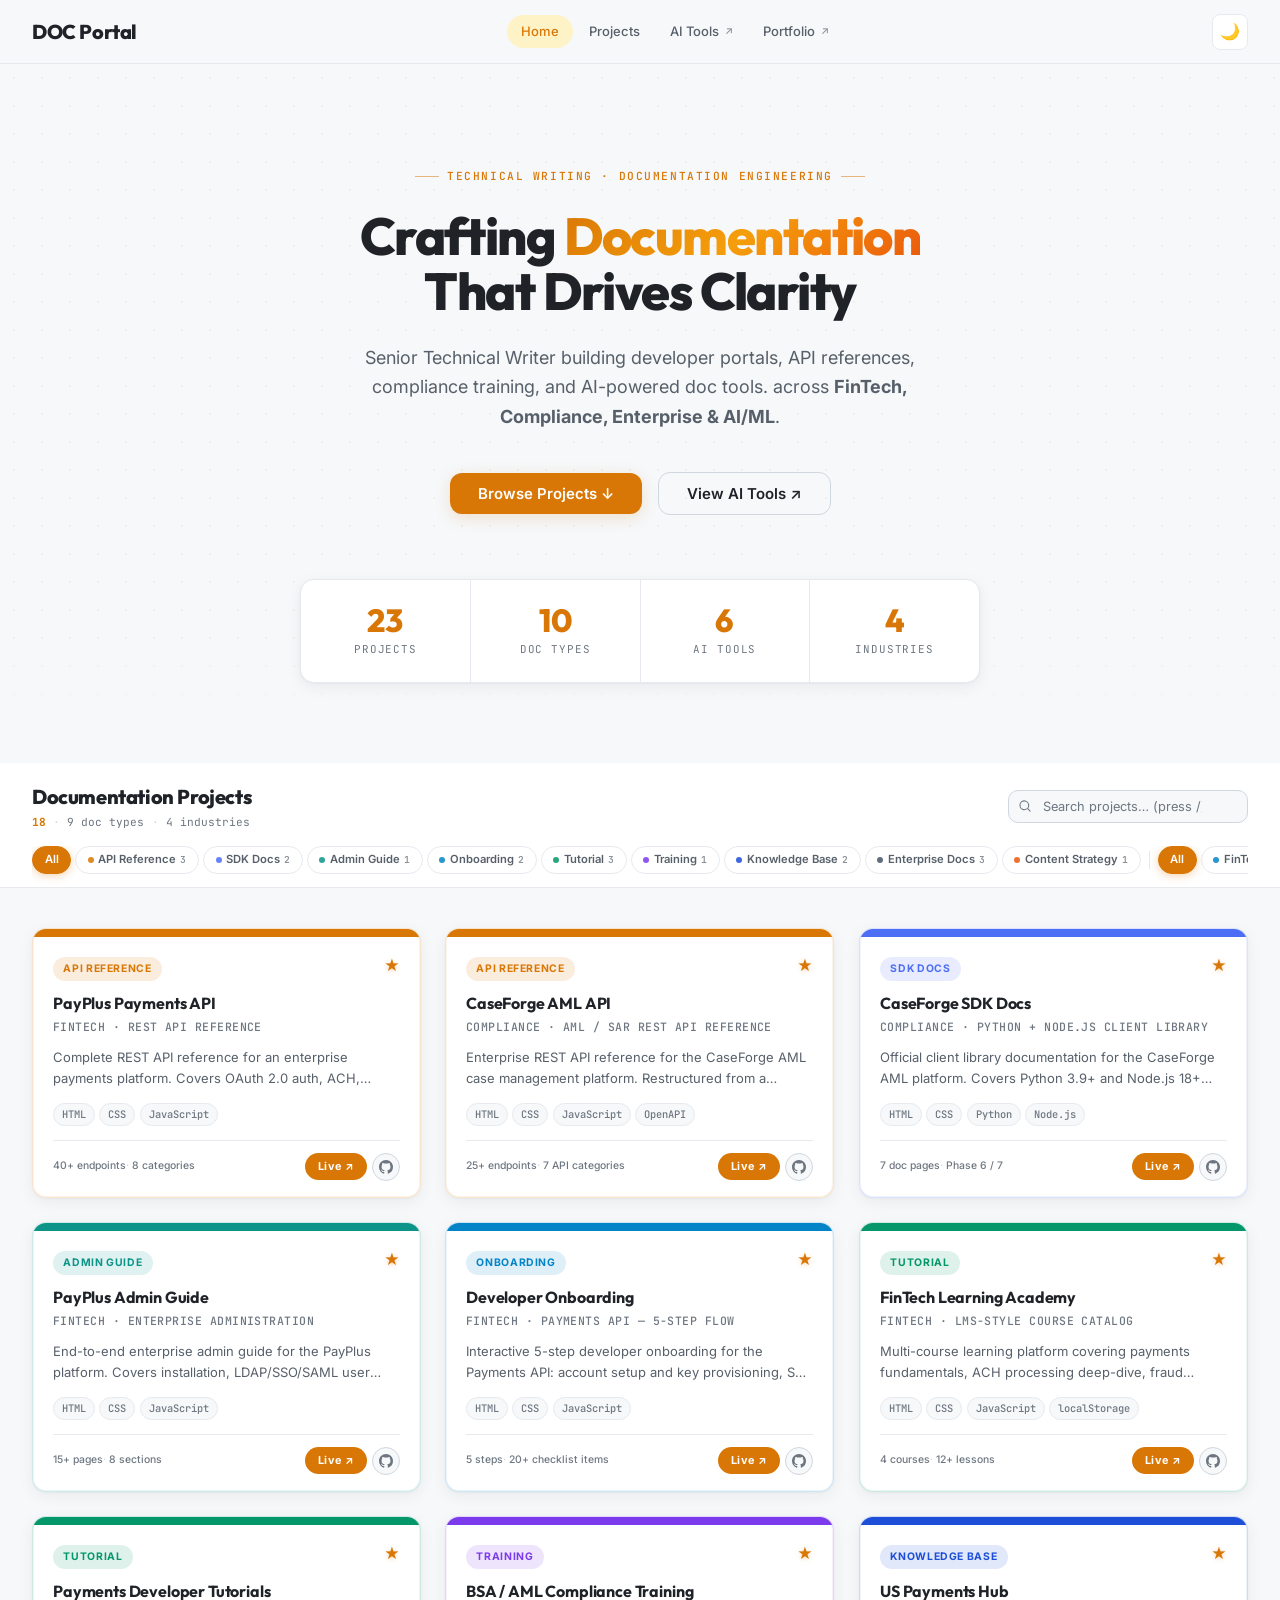
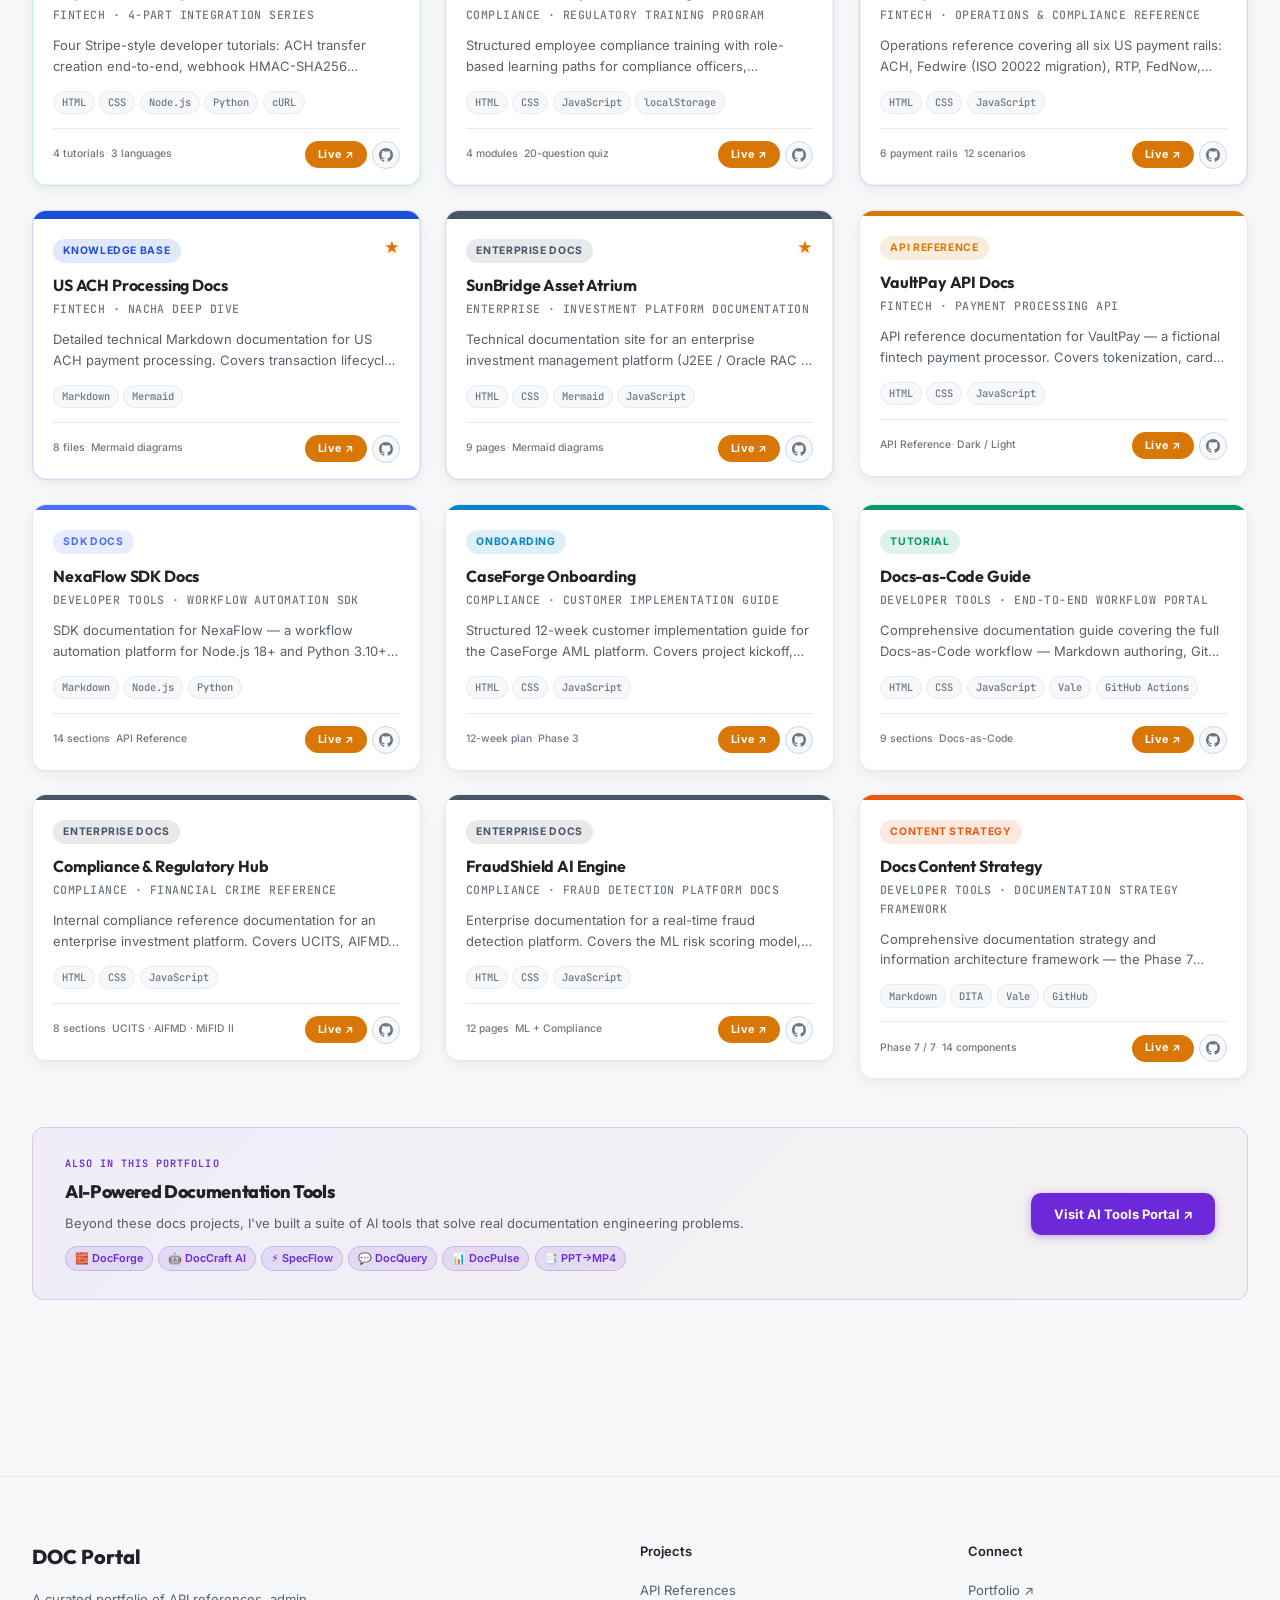
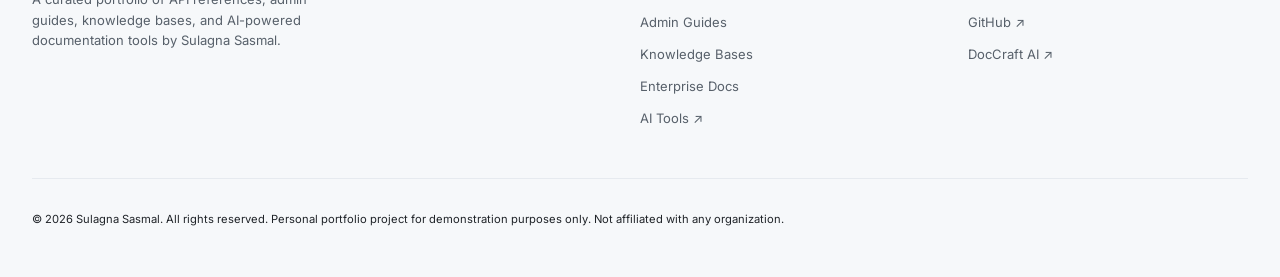
<file: index.html>
<!DOCTYPE html>
<html lang="en" data-theme="light">
<head>
  <meta charset="UTF-8" />
  <meta name="viewport" content="width=device-width, initial-scale=1.0" />
  <title>DOC Portal: Technical Documentation Portfolio by Sulagna Sasmal</title>
  <meta name="description" content="A curated portfolio of API references, admin guides, knowledge bases, and AI-powered documentation tools by Sulagna Sasmal, Technical Writer & Documentation Engineer." />

  <!-- Open Graph -->
  <meta property="og:title" content="DOC Portal: Technical Documentation Portfolio" />
  <meta property="og:description" content="API references, admin guides, knowledge bases, enterprise docs, and AI tools by Sulagna Sasmal." />
  <meta property="og:type" content="website" />

  <!-- Favicon -->
  <link rel="icon" href="data:image/svg+xml,<svg xmlns='http://www.w3.org/2000/svg' viewBox='0 0 32 32'><text y='26' font-size='28'>📚</text></svg>" />

  <!-- Styles -->
  <link rel="stylesheet" href="assets/css/tokens.css" />
  <link rel="stylesheet" href="assets/css/layout.css" />
  <link rel="stylesheet" href="assets/css/components.css" />

  <!-- Theme: apply before paint -->
  <script src="assets/js/theme.js"></script>
</head>
<body>

<!-- ══════════════════════════════════════════════════════════
     NAV
════════════════════════════════════════════════════════════ -->
<nav class="nav" role="navigation" aria-label="Main navigation">
  <div class="nav-inner">
    <a href="index.html" class="nav-brand">DOC Portal</a>
    <div class="nav-links">
      <a href="#"  class="nav-link active">Home</a>
      <a href="#projects" class="nav-link">Projects</a>
      <a href="https://sulagnasasmal.github.io/ai-doc-tools/" class="nav-link nav-link-external" target="_blank" rel="noopener">AI Tools</a>
      <a href="https://sulagnasasmal.com/" class="nav-link nav-link-external" target="_blank" rel="noopener">Portfolio</a>
    </div>
    <div class="nav-actions">
      <button class="theme-toggle" id="theme-toggle" aria-label="Toggle theme">🌙</button>
    </div>
  </div>
</nav>

<!-- ══════════════════════════════════════════════════════════
     HERO — Full-width, centered, with dot-grid pattern
════════════════════════════════════════════════════════════ -->
<section class="hero">
  <div class="container" style="text-align:center;">

    <p class="hero-eyebrow">Technical Writing · Documentation Engineering</p>

    <h1 class="hero-title">
      Crafting <span class="gradient-word">Documentation</span><br/>
      That Drives Clarity
    </h1>

    <p class="hero-sub">
      Senior Technical Writer building developer portals, API references, compliance training, and AI-powered doc tools.
      across <strong>FinTech, Compliance, Enterprise &amp; AI/ML</strong>.
    </p>

    <div class="hero-ctas">
      <a href="#projects" class="btn btn-primary" style="font-size:var(--text-base); padding:13px 28px;">
        Browse Projects ↓
      </a>
      <a href="https://sulagnasasmal.github.io/ai-doc-tools/" class="btn btn-outline" style="font-size:var(--text-base); padding:13px 28px;" target="_blank" rel="noopener">
        View AI Tools ↗
      </a>
    </div>

    <!-- Stats row -->
    <div class="hero-stats">
      <div class="hero-stat-item">
        <div class="hero-stat-num">23</div>
        <div class="hero-stat-label">Projects</div>
      </div>
      <div class="hero-stat-item">
        <div class="hero-stat-num">10</div>
        <div class="hero-stat-label">Doc Types</div>
      </div>
      <div class="hero-stat-item">
        <div class="hero-stat-num">6</div>
        <div class="hero-stat-label">AI Tools</div>
      </div>
      <div class="hero-stat-item">
        <div class="hero-stat-num">4</div>
        <div class="hero-stat-label">Industries</div>
      </div>
    </div>

  </div>
</section>

<!-- ══════════════════════════════════════════════════════════
     PROJECTS — full filterable grid (merged from projects.html)
════════════════════════════════════════════════════════════ -->
<div class="projects-topbar" id="projects">
  <div class="container">
    <div class="topbar-row">
      <div class="topbar-meta">
        <span class="topbar-title">Documentation Projects</span>
        <div class="topbar-stats">
          <span id="count-stat" class="topbar-count">—</span>
          <span class="topbar-sep">·</span>
          <span class="topbar-dim">9 doc types</span>
          <span class="topbar-sep">·</span>
          <span class="topbar-dim">4 industries</span>
        </div>
      </div>
      <div class="topbar-search-wrap">
        <svg class="topbar-search-icon" viewBox="0 0 20 20" fill="currentColor" aria-hidden="true">
          <path fill-rule="evenodd" d="M9 3.5a5.5 5.5 0 100 11 5.5 5.5 0 000-11zM2 9a7 7 0 1112.452 4.391l3.328 3.329a.75.75 0 11-1.06 1.06l-3.329-3.328A7 7 0 012 9z" clip-rule="evenodd"/>
        </svg>
        <input
          type="search"
          class="topbar-search-input"
          id="q"
          placeholder="Search projects… (press /)"
          autocomplete="off"
          aria-label="Search projects"
        />
        <button class="topbar-search-clear hidden" id="q-clear" aria-label="Clear search">×</button>
      </div>
    </div>
    <div class="filter-pills-row">
      <div id="type-pills" class="filter-pills" role="group" aria-label="Filter by type"></div>
      <div class="filter-pills-divider"></div>
      <div id="industry-pills" class="filter-pills" role="group" aria-label="Filter by industry"></div>
      <button class="pill-clear hidden" id="clear-btn" aria-label="Clear all filters">✕ Clear</button>
    </div>
  </div>
</div>

<div class="container projects-main">
  <div id="grid" role="list" aria-label="Documentation projects"></div>

  <div id="empty" hidden>
    <div class="empty-icon">🔍</div>
    <p class="empty-title">No projects found</p>
    <p class="empty-sub">Try a different keyword or remove the active filter.</p>
    <button class="empty-reset" onclick="resetAll()">Show all projects</button>
  </div>

  <!-- AI TOOLS REFERENCE BOX -->
  <div class="ai-tools-ref-box" id="ai-tools-ref">
    <div class="ai-tools-ref-inner">
      <div class="ai-tools-ref-left">
        <span class="ai-tools-ref-eyebrow">Also in this portfolio</span>
        <h3 class="ai-tools-ref-title">AI-Powered Documentation Tools</h3>
        <p class="ai-tools-ref-desc">Beyond these docs projects, I've built a suite of AI tools that solve real documentation engineering problems.</p>
        <div class="ai-tools-ref-chips">
          <span class="ai-tools-ref-chip">🧱 DocForge</span>
          <span class="ai-tools-ref-chip">🤖 DocCraft AI</span>
          <span class="ai-tools-ref-chip">⚡ SpecFlow</span>
          <span class="ai-tools-ref-chip">💬 DocQuery</span>
          <span class="ai-tools-ref-chip">📊 DocPulse</span>
          <span class="ai-tools-ref-chip">📑 PPT→MP4</span>
        </div>
      </div>
      <a href="https://sulagnasasmal.github.io/ai-doc-tools/" class="ai-tools-ref-cta" target="_blank" rel="noopener">
        Visit AI Tools Portal ↗
      </a>
    </div>
  </div>
</div>

<!-- ══════════════════════════════════════════════════════════
     FOOTER
════════════════════════════════════════════════════════════ -->
<footer class="footer">
  <div class="container">
    <div class="footer-inner">
      <div class="footer-brand">
        <div class="footer-logo">DOC Portal</div>
        <p class="footer-tagline">A curated portfolio of API references, admin guides, knowledge bases, and AI-powered documentation tools by Sulagna Sasmal.</p>
      </div>
      <div>
        <p class="footer-col-title">Projects</p>
        <ul class="footer-links">
          <li><a href="#projects" class="footer-link" data-filter-type="api">API References</a></li>
          <li><a href="#projects" class="footer-link" data-filter-type="admin">Admin Guides</a></li>
          <li><a href="#projects" class="footer-link" data-filter-type="kb">Knowledge Bases</a></li>
          <li><a href="#projects" class="footer-link" data-filter-type="enterprise">Enterprise Docs</a></li>
          <li><a href="https://sulagnasasmal.github.io/ai-doc-tools/" class="footer-link" target="_blank" rel="noopener">AI Tools ↗</a></li>
        </ul>
      </div>
      <div>
        <p class="footer-col-title">Connect</p>
        <ul class="footer-links">
          <li><a href="https://sulagnasasmal.com/" class="footer-link" target="_blank" rel="noopener">Portfolio ↗</a></li>
          <li><a href="https://github.com/sulagnasasmal" class="footer-link" target="_blank" rel="noopener">GitHub ↗</a></li>
          <li><a href="https://doccraft-ten.vercel.app/" class="footer-link" target="_blank" rel="noopener">DocCraft AI ↗</a></li>
        </ul>
      </div>
    </div>
    <div class="footer-bottom">
      <span>&copy; <span id="footer-yr"></span> Sulagna Sasmal. All rights reserved. Personal portfolio project for demonstration purposes only. Not affiliated with any organization.</span>
    </div>
  </div>
</footer>
<script>var e=document.getElementById("footer-yr");if(e)e.textContent=new Date().getFullYear();</script>

<!-- ══════════════════════════════════════════════════════════
     PROJECTS — inline script (search, filter, cards)
════════════════════════════════════════════════════════════ -->
<script>
(function(){

var TM = {
  'api':        { l:'API Reference',    c:'#d97706', b:'rgba(217,119,6,0.13)',  rgb:'217,119,6'   },
  'sdk':        { l:'SDK Docs',         c:'#4c6ef5', b:'rgba(76,110,245,0.13)', rgb:'76,110,245'  },
  'admin':      { l:'Admin Guide',      c:'#0d9488', b:'rgba(13,148,136,0.13)', rgb:'13,148,136'  },
  'onboarding': { l:'Onboarding',       c:'#0284c7', b:'rgba(2,132,199,0.13)',  rgb:'2,132,199'   },
  'tutorial':   { l:'Tutorial',         c:'#059669', b:'rgba(5,150,105,0.13)',  rgb:'5,150,105'   },
  'training':   { l:'Training',         c:'#7c3aed', b:'rgba(124,58,237,0.13)', rgb:'124,58,237'  },
  'kb':         { l:'Knowledge Base',   c:'#1d4ed8', b:'rgba(29,78,216,0.13)',  rgb:'29,78,216'   },
  'enterprise': { l:'Enterprise Docs',  c:'#475569', b:'rgba(71,85,105,0.13)',  rgb:'71,85,105'   },
  'automation': { l:'Automation Tool',  c:'#0891b2', b:'rgba(8,145,178,0.13)',  rgb:'8,145,178'   },
  'strategy':   { l:'Content Strategy', c:'#ea580c', b:'rgba(234,88,12,0.13)',  rgb:'234,88,12'   }
};

var IM = {
  'fintech':    { l:'FinTech',         c:'#0284c7' },
  'compliance': { l:'Compliance',      c:'#dc2626' },
  'enterprise': { l:'Enterprise',      c:'#475569' },
  'aiml':       { l:'AI / ML',         c:'#6d28d9' },
  'devtools':   { l:'Developer Tools', c:'#059669' }
};

var TYPE_ORDER = ['api','sdk','admin','onboarding','tutorial','training','kb','enterprise','automation','strategy'];
var IND_ORDER  = ['fintech','compliance','enterprise','aiml','devtools'];

var ALL = [], DOC = [], AT = 'all', AI = 'all', SQ = '';

function e(s){ return String(s||'').replace(/&/g,'&amp;').replace(/</g,'&lt;').replace(/>/g,'&gt;').replace(/"/g,'&quot;'); }

function match(p){
  if(AT !== 'all' && p.type_key !== AT) return false;
  if(AI !== 'all' && p.industry_key !== AI) return false;
  if(SQ){
    var idx = [p.title, p.subtitle, p.description, p.type, p.industry]
      .concat(p.techs || []).join(' ').toLowerCase();
    return SQ.trim().split(/\s+/).every(function(w){ return idx.indexOf(w) >= 0; });
  }
  return true;
}

function sortProjects(arr){
  return arr.slice().sort(function(a,b){
    if(a.featured && !b.featured) return -1;
    if(!a.featured && b.featured) return 1;
    return TYPE_ORDER.indexOf(a.type_key) - TYPE_ORDER.indexOf(b.type_key);
  });
}

function buildPills(containerId, order, map, pool, activeKey, onClickFn){
  var wrap = document.getElementById(containerId);
  if(!wrap) return;
  wrap.innerHTML = '';
  var cnt = {};
  pool.forEach(function(p){
    var k = (containerId === 'type-pills') ? p.type_key : p.industry_key;
    cnt[k] = (cnt[k]||0) + 1;
  });
  var allPill = document.createElement('button');
  allPill.className = 'filter-pill' + (activeKey === 'all' ? ' active' : '');
  allPill.dataset.key = 'all';
  allPill.textContent = 'All';
  allPill.addEventListener('click', function(){ onClickFn('all'); });
  wrap.appendChild(allPill);
  order.forEach(function(k){
    if(!cnt[k]) return;
    var m = map[k] || { l:k, c:'#888' };
    var pill = document.createElement('button');
    pill.className = 'filter-pill' + (activeKey === k ? ' active' : '');
    pill.dataset.key = k;
    pill.innerHTML =
      '<span class="filter-pill-dot" style="background:' + m.c + '"></span>' +
      e(m.l) +
      '<span class="filter-pill-count">' + cnt[k] + '</span>';
    pill.addEventListener('click', function(){ onClickFn(activeKey === k ? 'all' : k); });
    wrap.appendChild(pill);
  });
}

function buildTypePills(){
  var pool = (AI === 'all') ? DOC : DOC.filter(function(p){ return p.industry_key === AI; });
  buildPills('type-pills', TYPE_ORDER, TM, pool, AT, function(k){ AT = k; apply(); });
}
function buildIndustryPills(){
  var pool = (AT === 'all') ? DOC : DOC.filter(function(p){ return p.type_key === AT; });
  buildPills('industry-pills', IND_ORDER, IM, pool, AI, function(k){ AI = k; apply(); });
}
function refreshPills(){ buildTypePills(); buildIndustryPills(); }

function card(p){
  var m = TM[p.type_key] || { l:p.type, c:'#888', b:'rgba(136,136,136,0.1)', rgb:'136,136,136' };
  var isFeatured = p.featured === true;
  var techs = (p.techs||[]).slice(0,5).map(function(t){
    return '<span class="tech-chip">' + e(t) + '</span>';
  }).join('');
  var stats = [p.stats && p.stats.label1, p.stats && p.stats.label2]
    .filter(Boolean)
    .map(function(s){ return '<span class="stat-pill">' + e(s) + '</span>'; })
    .join('');
  var linkBtn = '';
  if(p.live_url){
    linkBtn += '<a href="' + e(p.live_url) + '" class="card-live" target="_blank" rel="noopener">Live ↗</a>';
  }
  if(p.github_url){
    linkBtn += '<a href="' + e(p.github_url) + '" class="card-link-github" target="_blank" rel="noopener" title="View source on GitHub"><svg width="14" height="14" viewBox="0 0 16 16" fill="currentColor"><path d="M8 0C3.58 0 0 3.58 0 8c0 3.54 2.29 6.53 5.47 7.59.4.07.55-.17.55-.38 0-.19-.01-.82-.01-1.49-2.01.37-2.53-.49-2.69-.94-.09-.23-.48-.94-.82-1.13-.28-.15-.68-.52-.01-.53.63-.01 1.08.58 1.23.82.72 1.21 1.87.87 2.33.66.07-.52.28-.87.51-1.07-1.78-.2-3.64-.89-3.64-3.95 0-.87.31-1.59.82-2.15-.08-.2-.36-1.02.08-2.12 0 0 .67-.21 2.2.82.64-.18 1.32-.27 2-.27.68 0 1.36.09 2 .27 1.53-1.04 2.2-.82 2.2-.82.44 1.1.16 1.92.08 2.12.51.56.82 1.27.82 2.15 0 3.07-1.87 3.75-3.65 3.95.29.25.54.73.54 1.48 0 1.07-.01 1.93-.01 2.2 0 .21.15.46.55.38A8.013 8.013 0 0016 8c0-4.42-3.58-8-8-8z"/></svg></a>';
  }
  var starHtml = isFeatured ? '<span class="featured-star" title="Featured project">★</span>' : '';
  var titleUrl = p.live_url || p.github_url || '';
  var titleHtml = titleUrl
    ? '<a href="' + e(titleUrl) + '" class="card-title-link" target="_blank" rel="noopener">' + e(p.title) + '</a>'
    : e(p.title);

  var el = document.createElement('article');
  el.className = 'card' + (isFeatured ? ' is-featured' : '');
  el.setAttribute('role', 'listitem');
  el.dataset.type = p.type_key;
  el.style.setProperty('--tc', m.c);
  el.style.setProperty('--tc-rgb', m.rgb || '136,136,136');

  el.innerHTML =
    '<div class="card-top-bar"></div>' +
    '<div class="card-body">' +
      '<div class="card-head">' +
        '<span class="type-badge" style="background:' + m.b + ';color:' + m.c + '">' + e(m.l) + '</span>' +
        starHtml +
      '</div>' +
      '<h3 class="card-title">' + titleHtml + '</h3>' +
      '<p class="card-sub">' + e(p.industry) + ' · ' + e(p.subtitle) + '</p>' +
      '<p class="card-desc">' + e(p.description) + '</p>' +
      '<div class="card-techs">' + techs + '</div>' +
      '<div class="card-footer">' +
        '<div class="card-stats">' + stats + '</div>' +
        '<div class="card-links">' + linkBtn + '</div>' +
      '</div>' +
    '</div>';
  return el;
}

function apply(){
  refreshPills();
  var sorted = sortProjects(DOC);
  var vis = sorted.filter(match);
  var g = document.getElementById('grid');
  g.innerHTML = '';
  vis.forEach(function(p){ g.appendChild(card(p)); });
  var isFiltered = AT !== 'all' || AI !== 'all' || SQ.length > 0;
  var countEl = document.getElementById('count-stat');
  if(countEl){
    countEl.textContent = isFiltered ? vis.length + ' of ' + DOC.length : DOC.length;
  }
  document.getElementById('clear-btn').classList.toggle('hidden', !isFiltered);
  document.getElementById('empty').hidden = vis.length > 0;
  g.hidden = vis.length === 0;

  /* Sync filter state to URL hash for shareable links */
  var params = new URLSearchParams();
  if(AT !== 'all') params.set('type', AT);
  if(AI !== 'all') params.set('industry', AI);
  var qs = params.toString();
  var newUrl = window.location.pathname + (qs ? '?' + qs : '') + '#projects';
  if(window.location.pathname + window.location.search + window.location.hash !== newUrl){
    history.replaceState(null, '', newUrl);
  }

  var refBox = document.getElementById('ai-tools-ref');
  if(refBox) refBox.style.display = (AT !== 'all') ? 'none' : '';
}

function resetAll(){
  AT = 'all'; AI = 'all'; SQ = '';
  var qEl = document.getElementById('q');
  if(qEl) qEl.value = '';
  document.getElementById('q-clear').classList.add('hidden');
  apply();
}

document.getElementById('clear-btn').addEventListener('click', resetAll);

var searchTimer;
var qEl = document.getElementById('q');
qEl.addEventListener('input', function(){
  clearTimeout(searchTimer);
  SQ = this.value.toLowerCase();
  document.getElementById('q-clear').classList.toggle('hidden', !this.value);
  searchTimer = setTimeout(apply, 160);
});
document.getElementById('q-clear').addEventListener('click', function(){
  qEl.value = ''; SQ = '';
  this.classList.add('hidden');
  apply();
});

document.addEventListener('keydown', function(ev){
  if(ev.key === '/' && document.activeElement !== qEl){ ev.preventDefault(); qEl.focus(); }
  if(ev.key === 'Escape' && document.activeElement === qEl){ qEl.blur(); }
});

/* Footer type-filter links */
document.querySelectorAll('[data-filter-type]').forEach(function(link){
  link.addEventListener('click', function(ev){
    ev.preventDefault();
    AT = this.dataset.filterType;
    AI = 'all'; SQ = '';
    apply();
    document.getElementById('projects').scrollIntoView({ behavior: 'smooth' });
  });
});

function applyURLParams(){
  var params = new URLSearchParams(window.location.search);
  var t   = params.get('type');
  var ind = params.get('industry');
  if(t   && TM[t])   AT = t;
  if(ind && IM[ind]) AI = ind;
}

fetch('data/projects.json')
  .then(function(r){ return r.json(); })
  .then(function(d){
    ALL = d.projects || [];
    DOC = ALL.filter(function(p){ return p.type_key !== 'ai-tool'; });
    applyURLParams();
    buildTypePills();
    buildIndustryPills();
    apply();
  })
  .catch(function(){
    var c = document.getElementById('count-stat');
    if(c) c.textContent = '—';
  });

window.resetAll = resetAll;

})();
</script>

</body>
</html>
</file>
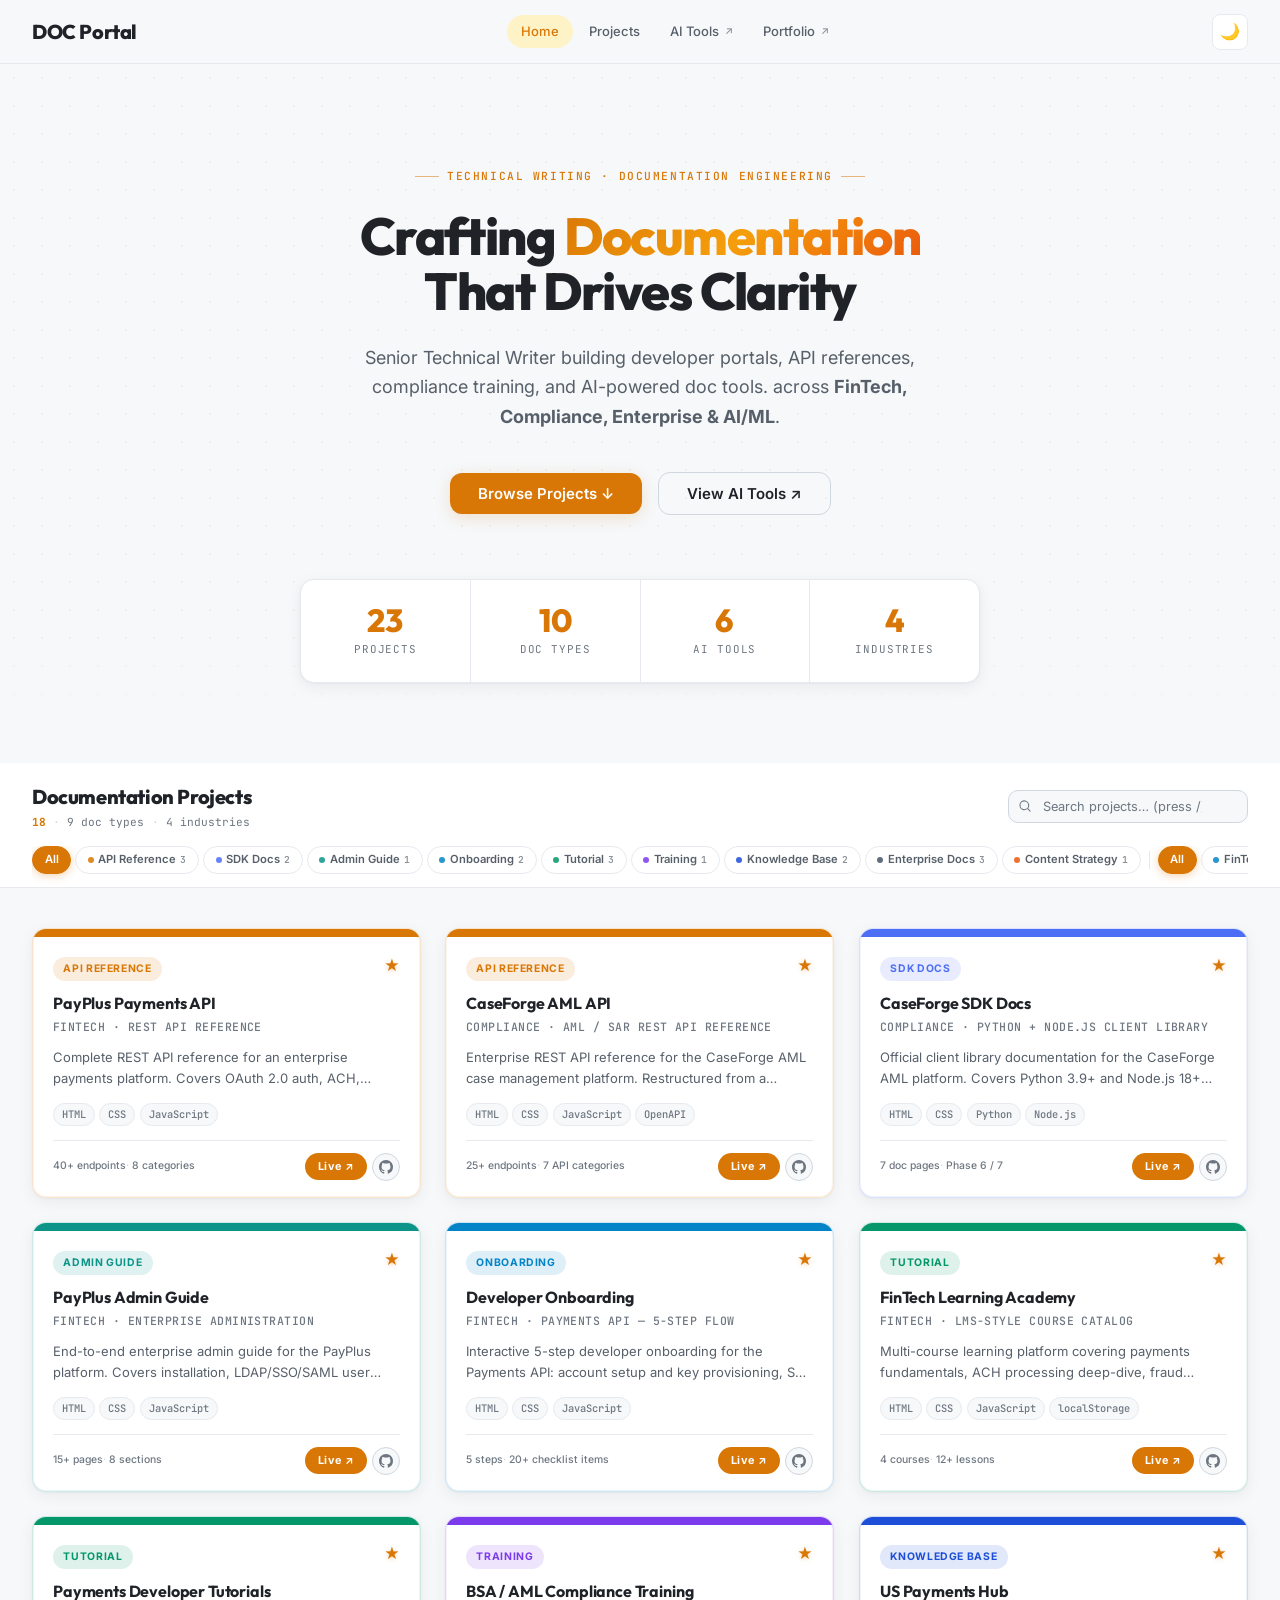
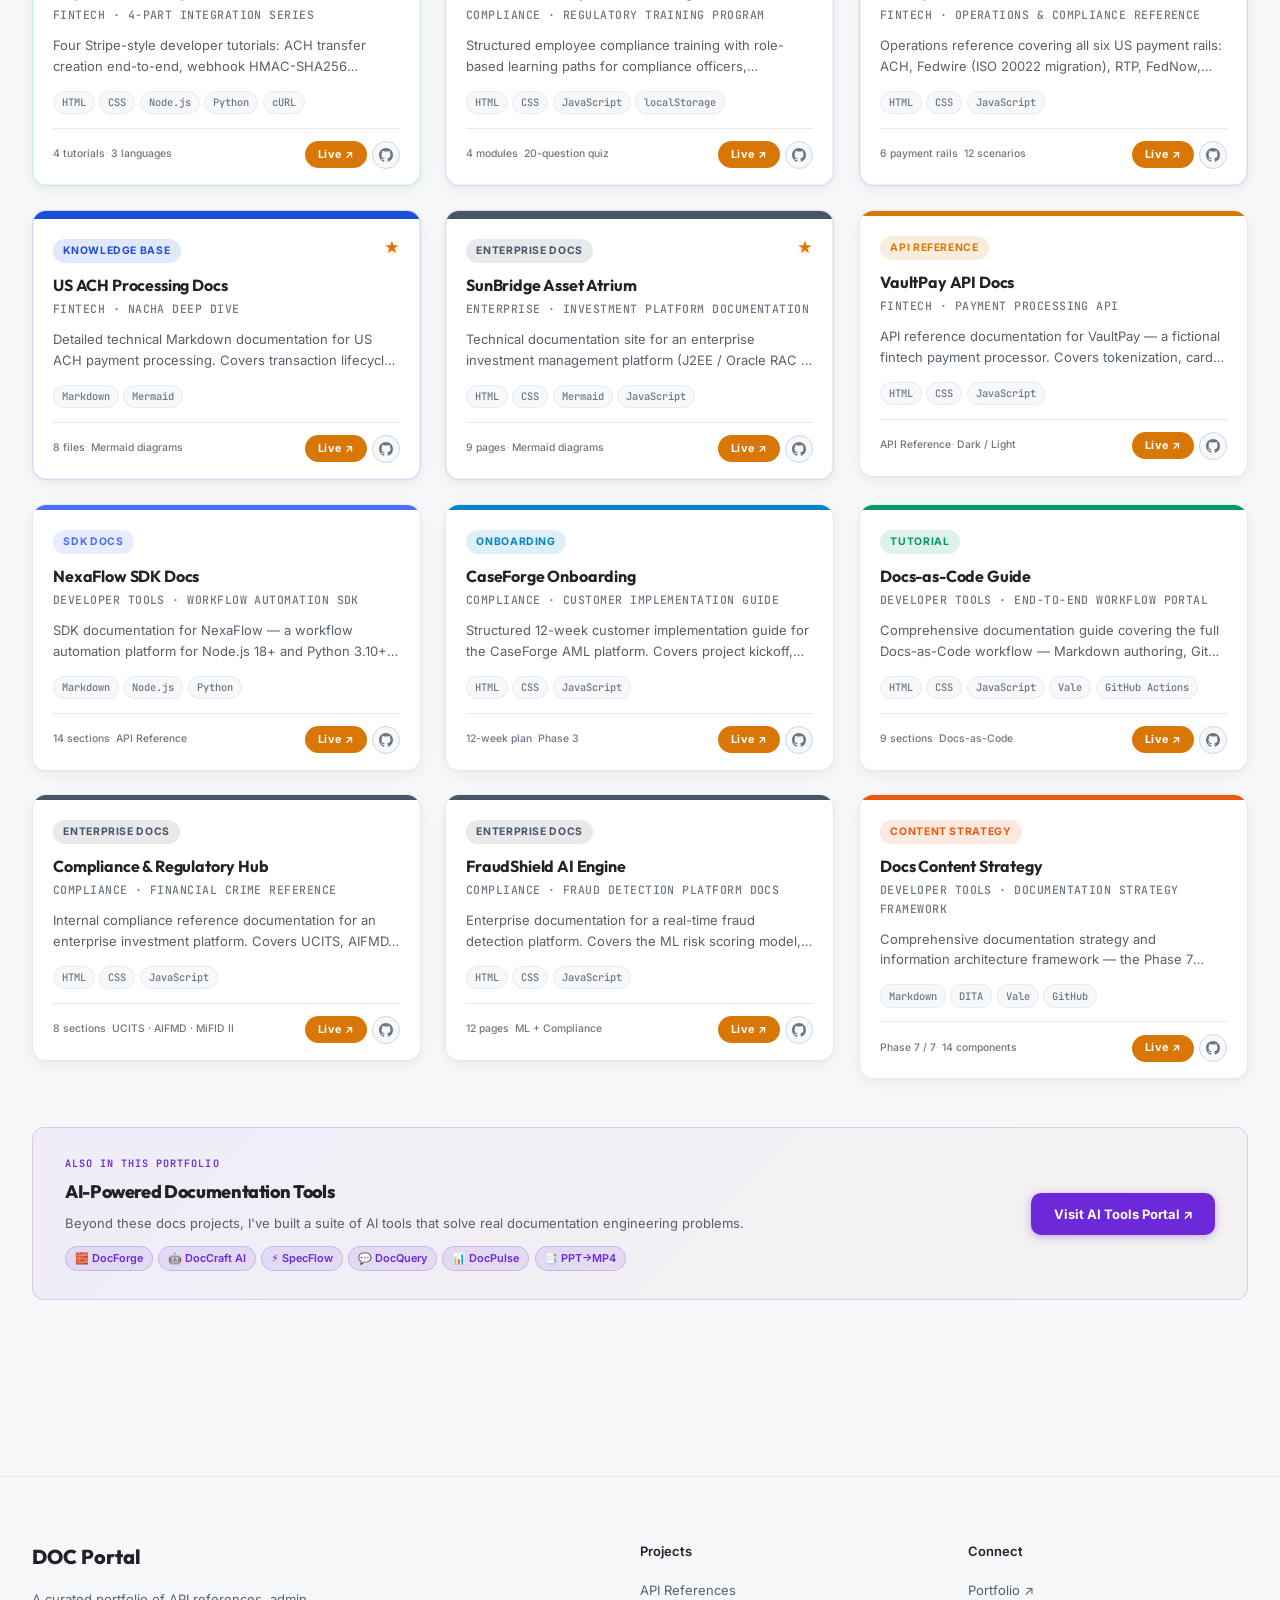
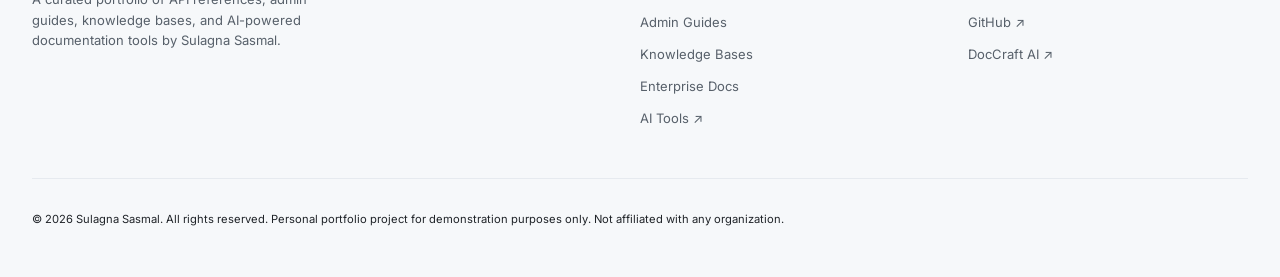
<file: projects.html>
<!DOCTYPE html>
<html lang="en">
<head>
  <meta charset="UTF-8" />
  <title>Redirecting…</title>
  <script>
    // Preserve any ?type= or ?industry= query params for backwards compatibility
    var qs = window.location.search || '';
    window.location.replace('index.html' + qs + '#projects');
  </script>
  <noscript><meta http-equiv="refresh" content="0;url=index.html#projects" /></noscript>
</head>
<body>
  <p>Redirecting to <a href="index.html#projects">projects</a>…</p>
</body>
</html>
</file>
<file: assets/css/tokens.css>
/* ============================================================
   Doc-Portal — Design Tokens
   Theme: Portfolio Light + Amber (mirrors sulagnasasmal.com)
   Fonts: Outfit (headings) · Inter (body) · JetBrains Mono (code)
   ============================================================ */

/* Google Fonts import */
@import url('https://fonts.googleapis.com/css2?family=Outfit:wght@400;500;600;700;800&family=Inter:wght@400;500;600&family=JetBrains+Mono:wght@400;500&display=swap');

:root {
  /* ── Colour: Surfaces ── */
  --bg:             #f6f8fa;
  --bg-card:        #ffffff;
  --bg-elevated:    #ffffff;
  --bg-subtle:      #f0f6ff;

  /* ── Colour: Text ── */
  --text:           #1f2328;
  --text-secondary: #57606a;
  --text-muted:     #6e7781;
  --text-inverse:   #f6f8fa;

  /* ── Colour: Brand / Accent ── */
  --amber:          #d97706;
  --amber-hover:    #b45309;
  --amber-light:    #fef3c7;
  --amber-ring:     rgba(217, 119, 6, 0.25);

  /* ── Colour: Secondary accent (DocCraft indigo) ── */
  --indigo:         #4c6ef5;
  --indigo-hover:   #4263eb;
  --indigo-light:   #eef2ff;

  /* ── Colour: Teal (skill/category badges) ── */
  --teal:           #0d9488;
  --teal-light:     #f0fdfa;

  /* ── Colour: Status ── */
  --success:        #1a7f37;
  --success-light:  #dafbe1;
  --warning:        #9a6700;
  --warning-light:  #fff8c5;
  --error:          #cf222e;
  --error-light:    #ffebe9;

  /* ── Colour: Borders ── */
  --border:         #d0d7de;
  --border-light:   #e6eaef;
  --border-focus:   var(--amber);

  /* ── Colour: Traffic-light dots (macOS terminal panel) ── */
  --dot-red:    #ff5f57;
  --dot-yellow: #febc2e;
  --dot-green:  #28c840;

  /* ── Colour: Dark code island ── */
  --code-bg:    #0f172a;
  --code-text:  #e2e8f0;
  --code-key:   #7dd3fc;
  --code-str:   #86efac;
  --code-num:   #fdba74;
  --code-bool:  #c4b5fd;

  /* ── Type ── */
  --font-display: 'Outfit', system-ui, sans-serif;
  --font-body:    'Inter', system-ui, sans-serif;
  --font-mono:    'JetBrains Mono', 'Cascadia Code', monospace;

  /* ── Scale ── */
  --text-xs:   0.7rem;    /* 11.2px */
  --text-sm:   0.8125rem; /* 13px */
  --text-base: 0.9375rem; /* 15px */
  --text-md:   1rem;      /* 16px */
  --text-lg:   1.125rem;  /* 18px */
  --text-xl:   1.25rem;   /* 20px */
  --text-2xl:  1.5rem;    /* 24px */
  --text-3xl:  2rem;      /* 32px */
  --text-4xl:  2.5rem;    /* 40px */
  --text-5xl:  3.25rem;   /* 52px */

  /* ── Spacing (base-8) ── */
  --sp-1: 0.5rem;   /* 8px */
  --sp-2: 1rem;     /* 16px */
  --sp-3: 1.5rem;   /* 24px */
  --sp-4: 2rem;     /* 32px */
  --sp-5: 2.5rem;   /* 40px */
  --sp-6: 3rem;     /* 48px */
  --sp-8: 4rem;     /* 64px */
  --sp-10: 5rem;    /* 80px */
  --sp-12: 6rem;    /* 96px */

  /* ── Radii ── */
  --radius-sm:  6px;
  --radius:     8px;
  --radius-md:  10px;
  --radius-lg:  12px;
  --radius-xl:  16px;
  --radius-full: 9999px;

  /* ── Card radius (premium feel) ── */
  --card-radius: 14px;

  /* ── Shadows ── */
  --shadow-sm:        0 1px 3px rgba(31,35,40,0.06), 0 1px 2px rgba(31,35,40,0.04);
  --shadow-card:      0 1px 3px rgba(31,35,40,0.04), 0 4px 16px rgba(31,35,40,0.06);
  --shadow-card-hover:0 8px 24px rgba(31,35,40,0.10), 0 20px 48px rgba(31,35,40,0.08);
  --shadow-hover:     0 4px 12px rgba(31,35,40,0.10), 0 12px 32px rgba(31,35,40,0.10);
  --shadow-amber:     0 4px 16px rgba(217,119,6,0.18);

  /* ── Layout ── */
  --nav-h:       64px;
  --content-max: 1280px;
  --content-mid: 800px;
  --sidebar-w:   260px;

  /* ── Transitions ── */
  --ease:        cubic-bezier(0.16, 1, 0.3, 1);
  --duration:    0.22s;
}

/* ── Dark mode override ── */
[data-theme="dark"] {
  --bg:             #0d1117;
  --bg-card:        #161b22;
  --bg-elevated:    #21262d;
  --bg-subtle:      #1c2128;

  --text:           #e6edf3;
  --text-secondary: #8b949e;
  --text-muted:     #6e7681;
  --text-inverse:   #0d1117;

  --amber-light:    rgba(217, 119, 6, 0.15);
  --amber-hover:    #f59e0b;
  --indigo-light:   rgba(76, 110, 245, 0.15);
  --teal-light:     rgba(13, 148, 136, 0.15);

  --border:         #30363d;
  --border-light:   #21262d;

  --success-light:  rgba(26, 127, 55, 0.15);
  --warning-light:  rgba(154, 103, 0, 0.15);
  --error-light:    rgba(207, 34, 46, 0.15);

  --shadow-sm:        0 1px 3px rgba(0,0,0,0.3);
  --shadow-card:      0 1px 3px rgba(0,0,0,0.3), 0 4px 16px rgba(0,0,0,0.2);
  --shadow-card-hover:0 8px 24px rgba(0,0,0,0.45), 0 20px 48px rgba(0,0,0,0.35);
  --shadow-hover:     0 4px 12px rgba(0,0,0,0.4), 0 12px 32px rgba(0,0,0,0.3);
}

/* ── Base reset ── */
*, *::before, *::after { box-sizing: border-box; margin: 0; padding: 0; }

html {
  scroll-behavior: smooth;
  -webkit-text-size-adjust: 100%;
}

body {
  font-family: var(--font-body);
  font-size: var(--text-base);
  line-height: 1.6;
  color: var(--text);
  background: var(--bg);
  -webkit-font-smoothing: antialiased;
  transition: background var(--duration) var(--ease), color var(--duration) var(--ease);
}

a { color: inherit; text-decoration: none; }
img, svg { display: block; max-width: 100%; }
button { cursor: pointer; font: inherit; border: none; background: none; }
ul, ol { list-style: none; }
</file>
<file: assets/css/layout.css>
/* ============================================================
   Doc-Portal — Layout
   ============================================================ */

/* ── Nav ── */
.nav {
  position: sticky;
  top: 0;
  z-index: 100;
  height: var(--nav-h);
  background: rgba(246, 248, 250, 0.92);
  border-bottom: 1px solid var(--border-light);
  backdrop-filter: blur(16px);
  -webkit-backdrop-filter: blur(16px);
  transition: background var(--duration) var(--ease),
              border-color var(--duration) var(--ease);
}

[data-theme="dark"] .nav {
  background: rgba(13, 17, 23, 0.92);
}

.nav-inner {
  max-width: var(--content-max);
  margin: 0 auto;
  padding: 0 var(--sp-4);
  height: 100%;
  display: flex;
  align-items: center;
  justify-content: space-between;
  gap: var(--sp-3);
}

.nav-brand {
  display: flex;
  align-items: center;
  gap: var(--sp-1);
  font-family: var(--font-display);
  font-weight: 800;
  font-size: var(--text-xl);
  color: var(--text);
  letter-spacing: -0.02em;
  flex-shrink: 0;
}

.nav-brand-dot { color: var(--amber); }

.nav-links {
  display: flex;
  align-items: center;
  gap: 2px;
}

.nav-link {
  display: flex;
  align-items: center;
  gap: 6px;
  padding: 6px 14px;
  border-radius: var(--radius-full);
  font-size: var(--text-sm);
  font-weight: 500;
  color: var(--text-secondary);
  transition: color var(--duration) var(--ease),
              background var(--duration) var(--ease);
}

.nav-link:hover {
  color: var(--text);
  background: var(--bg-card);
}

.nav-link.active {
  color: var(--amber);
  background: var(--amber-light);
}

.nav-link-external::after {
  content: '↗';
  font-size: 0.65rem;
  opacity: 0.7;
}

.nav-actions {
  display: flex;
  align-items: center;
  gap: var(--sp-1);
}

/* ── Container ── */
.container {
  max-width: var(--content-max);
  margin: 0 auto;
  padding: 0 var(--sp-4);
}

/* ── Section ── */
section {
  padding: var(--sp-10) 0;
}

section + section {
  padding-top: 0;
}

.section-header {
  margin-bottom: var(--sp-5);
}

.section-eyebrow {
  display: inline-block;
  font-family: var(--font-mono);
  font-size: var(--text-xs);
  font-weight: 500;
  letter-spacing: 0.1em;
  text-transform: uppercase;
  color: var(--amber);
  margin-bottom: var(--sp-1);
}

.section-title {
  font-family: var(--font-display);
  font-weight: 800;
  font-size: var(--text-3xl);
  line-height: 1.15;
  letter-spacing: -0.025em;
  color: var(--text);
}

.section-sub {
  margin-top: var(--sp-1);
  font-size: var(--text-md);
  color: var(--text-secondary);
  max-width: 600px;
}

/* ── Hero (index.html full-width) ── */
.hero {
  position: relative;
  padding: var(--sp-12) 0 var(--sp-10);
  overflow: hidden;
}

/* Subtle dot-grid background */
.hero::before {
  content: '';
  position: absolute;
  inset: 0;
  background-image: radial-gradient(circle, rgba(217,119,6,0.08) 1px, transparent 1px);
  background-size: 28px 28px;
  pointer-events: none;
  z-index: 0;
}

/* Fade-out gradient at bottom edge */
.hero::after {
  content: '';
  position: absolute;
  bottom: 0;
  left: 0;
  right: 0;
  height: 120px;
  background: linear-gradient(to bottom, transparent, var(--bg));
  pointer-events: none;
  z-index: 1;
}

/* Dark mode inherits var(--bg) from the light-mode rule above — no override needed */

.hero .container {
  position: relative;
  z-index: 2;
  text-align: center;
  max-width: 860px;
}

.hero-eyebrow {
  font-family: var(--font-mono);
  font-size: var(--text-xs);
  font-weight: 500;
  letter-spacing: 0.14em;
  text-transform: uppercase;
  color: var(--amber);
  margin-bottom: var(--sp-3);
  display: inline-flex;
  align-items: center;
  gap: 0.5rem;
}

.hero-eyebrow::before,
.hero-eyebrow::after {
  content: '';
  display: inline-block;
  width: 24px;
  height: 1px;
  background: var(--amber);
  opacity: 0.5;
}

.hero-title {
  font-family: var(--font-display);
  font-weight: 800;
  font-size: var(--text-5xl);
  line-height: 1.05;
  letter-spacing: -0.03em;
  color: var(--text);
  margin-bottom: var(--sp-3);
}

/* Gradient text on the key word */
.hero-title .gradient-word {
  background: linear-gradient(135deg, #d97706 0%, #f59e0b 50%, #ea580c 100%);
  -webkit-background-clip: text;
  -webkit-text-fill-color: transparent;
  background-clip: text;
}

.hero-sub {
  font-size: var(--text-lg);
  line-height: 1.65;
  color: var(--text-secondary);
  max-width: 560px;
  margin: 0 auto var(--sp-5);
}

.hero-ctas {
  display: flex;
  align-items: center;
  justify-content: center;
  gap: var(--sp-2);
  flex-wrap: wrap;
  margin-bottom: var(--sp-8);
}

/* ── Hero Stats Row ── */
.hero-stats {
  display: flex;
  align-items: center;
  justify-content: center;
  gap: 0;
  flex-wrap: wrap;
  border: 1px solid var(--border-light);
  border-radius: var(--card-radius);
  background: var(--bg-card);
  box-shadow: var(--shadow-card);
  overflow: hidden;
  max-width: 680px;
  margin: 0 auto;
}

.hero-stat-item {
  flex: 1;
  min-width: 120px;
  padding: var(--sp-3) var(--sp-2);
  text-align: center;
  border-right: 1px solid var(--border-light);
  position: relative;
}

.hero-stat-item:last-child {
  border-right: none;
}

.hero-stat-num {
  font-family: var(--font-display);
  font-weight: 800;
  font-size: var(--text-3xl);
  color: var(--amber);
  line-height: 1;
  margin-bottom: 0.3rem;
}

.hero-stat-label {
  font-family: var(--font-mono);
  font-size: 0.68rem;
  text-transform: uppercase;
  letter-spacing: 0.08em;
  color: var(--text-muted);
}

/* ── Featured Work grid (index.html) ── */
.featured-grid {
  display: grid;
  grid-template-columns: repeat(3, 1fr);
  gap: 1.5rem;
  align-items: start;
}

/* ── Category tiles ── */
.category-strip { padding: var(--sp-6) 0; }

.category-grid {
  display: grid;
  grid-template-columns: repeat(3, 1fr);
  gap: var(--sp-2);
}


/* ── Footer ── */
.footer {
  padding: var(--sp-8) 0 var(--sp-6);
  border-top: 1px solid var(--border-light);
  margin-top: var(--sp-12);
}

.footer-inner {
  display: grid;
  grid-template-columns: 2fr 1fr 1fr;
  gap: var(--sp-6);
  margin-bottom: var(--sp-6);
}

.footer-bottom {
  border-top: 1px solid var(--border-light);
  padding-top: var(--sp-4);
  display: flex;
  align-items: center;
  justify-content: space-between;
  gap: var(--sp-3);
  font-size: var(--text-xs);
  color: var(--text-tertiary);
}

/* ══════════════════════════════════════════════════════════
   PROJECTS PAGE — Topbar layout (no sidebar)
   ══════════════════════════════════════════════════════════ */

/* Sticky topbar: title + stats + search + filter pills */
.projects-topbar {
  background: var(--bg-card);
  border-bottom: 1px solid var(--border-light);
  padding: 1.1rem 0 0;
  position: sticky;
  top: var(--nav-h);
  z-index: 90;
  transition: background var(--duration) var(--ease);
}

[data-theme="dark"] .projects-topbar {
  background: rgba(22, 27, 34, 0.96);
}

.topbar-row {
  display: flex;
  align-items: center;
  justify-content: space-between;
  gap: 1.5rem;
  flex-wrap: wrap;
  margin-bottom: 0.85rem;
}

.topbar-meta { display: flex; flex-direction: column; gap: 0.1rem; }

.topbar-title {
  font-family: var(--font-display);
  font-weight: 800;
  font-size: var(--text-xl);
  color: var(--text);
  letter-spacing: -0.02em;
}

.topbar-stats {
  display: flex;
  align-items: center;
  gap: 0.45rem;
  font-size: var(--text-xs);
  font-family: var(--font-mono);
}

.topbar-count { color: var(--amber); font-weight: 700; }
.topbar-dim   { color: var(--text-muted); }
.topbar-sep   { color: var(--border); }

/* Topbar search */
.topbar-search-wrap {
  position: relative;
  width: 240px;
  flex-shrink: 0;
}

.topbar-search-icon {
  position: absolute;
  left: 10px;
  top: 50%;
  transform: translateY(-50%);
  width: 14px;
  height: 14px;
  color: var(--text-muted);
  pointer-events: none;
}

.topbar-search-input {
  width: 100%;
  padding: 0.5rem 2rem 0.5rem 2.1rem;
  font-size: 0.8rem;
  font-family: var(--font-body);
  border: 1.5px solid var(--border);
  border-radius: var(--radius-md);
  background: var(--bg);
  color: var(--text);
  outline: none;
  transition: border-color var(--duration), box-shadow var(--duration);
}

.topbar-search-input:focus {
  border-color: var(--amber);
  box-shadow: 0 0 0 3px var(--amber-ring);
}

.topbar-search-input::placeholder { color: var(--text-muted); }

.topbar-search-clear {
  position: absolute;
  right: 8px;
  top: 50%;
  transform: translateY(-50%);
  width: 18px;
  height: 18px;
  border-radius: 50%;
  background: var(--border);
  color: var(--text-secondary);
  font-size: 11px;
  display: flex;
  align-items: center;
  justify-content: center;
  cursor: pointer;
  line-height: 1;
  transition: background var(--duration);
  border: none;
}

.topbar-search-clear:hover { background: var(--border); }
.topbar-search-clear.hidden { display: none; }

/* Filter pills row */
.filter-pills-row {
  display: flex;
  align-items: center;
  gap: 0.35rem;
  width: 100%;           /* constrain to container — prevents page-level overflow */
  overflow-x: auto;
  overflow-y: visible;
  scrollbar-width: none;
  -webkit-overflow-scrolling: touch;
  flex-wrap: nowrap;
  padding-bottom: 0.85rem; /* unified bottom breathing room */
}

.filter-pills-row::-webkit-scrollbar { display: none; }

.filter-pills {
  display: flex;
  align-items: center;
  gap: 0.25rem;
  flex-shrink: 0;
}

.filter-pills-divider {
  width: 1px;
  height: 18px;
  background: var(--border-light);
  flex-shrink: 0;
  margin: 0 0.15rem;
}

.filter-pill {
  display: inline-flex;
  align-items: center;
  gap: 0.28rem;
  padding: 0.26rem 0.72rem;
  border-radius: var(--radius-full);
  font-size: 0.7rem;
  font-weight: 600;
  white-space: nowrap;
  cursor: pointer;
  border: 1.5px solid var(--border-light);
  background: transparent;
  color: var(--text-secondary);
  transition: all var(--duration) var(--ease);
}

.filter-pill:hover {
  border-color: var(--amber);
  color: var(--amber);
  background: var(--amber-light);
}

.filter-pill.active {
  background: var(--amber);
  color: #fff;
  border-color: var(--amber);
  box-shadow: 0 2px 8px rgba(217,119,6,0.3);
}

[data-theme="dark"] .filter-pill.active {
  box-shadow: 0 2px 8px rgba(217,119,6,0.45);
}

.filter-pill-dot {
  width: 6px;
  height: 6px;
  border-radius: 50%;
  flex-shrink: 0;
  opacity: 0.85;
}

.filter-pill.active .filter-pill-dot {
  background: rgba(255,255,255,0.7) !important;
}

.filter-pill-count {
  font-size: 0.6rem;
  opacity: 0.7;
  font-family: var(--font-mono);
}

.pill-clear {
  white-space: nowrap;
  padding: 0.26rem 0.72rem;
  border-radius: var(--radius-full);
  font-size: 0.7rem;
  font-weight: 600;
  color: var(--amber);
  background: var(--amber-light);
  border: 1.5px solid rgba(217,119,6,0.25);
  cursor: pointer;
  flex-shrink: 0;
  transition: all var(--duration);
}

.pill-clear:hover { background: rgba(217,119,6,0.2); }
.pill-clear.hidden { display: none; }

/* ── AI Tools reference promo box ── */
.ai-tools-ref-box {
  margin-top: 3rem;
  border: 1.5px solid rgba(109,40,217,0.18);
  border-radius: var(--radius-lg);
  background: linear-gradient(135deg,
    rgba(109,40,217,0.05) 0%,
    rgba(217,119,6,0.04) 100%);
  padding: 1.75rem 2rem;
  transition: border-color var(--duration);
}

.ai-tools-ref-box:hover {
  border-color: rgba(109,40,217,0.3);
}

[data-theme="dark"] .ai-tools-ref-box {
  background: linear-gradient(135deg,
    rgba(109,40,217,0.09) 0%,
    rgba(217,119,6,0.06) 100%);
}

.ai-tools-ref-inner {
  display: flex;
  align-items: center;
  justify-content: space-between;
  gap: 1.5rem;
  flex-wrap: wrap;
}

.ai-tools-ref-left { flex: 1; min-width: 240px; }

.ai-tools-ref-eyebrow {
  display: block;
  font-family: var(--font-mono);
  font-size: 0.64rem;
  font-weight: 600;
  letter-spacing: 0.1em;
  text-transform: uppercase;
  color: #6d28d9;
  margin-bottom: 0.35rem;
}

[data-theme="dark"] .ai-tools-ref-eyebrow { color: #a78bfa; }

.ai-tools-ref-title {
  font-family: var(--font-display);
  font-weight: 800;
  font-size: var(--text-lg);
  color: var(--text);
  margin-bottom: 0.35rem;
  letter-spacing: -0.02em;
}

.ai-tools-ref-desc {
  font-size: var(--text-sm);
  color: var(--text-secondary);
  line-height: 1.6;
  margin-bottom: 0.75rem;
}

.ai-tools-ref-chips {
  display: flex;
  flex-wrap: wrap;
  gap: 0.35rem;
}

.ai-tools-ref-chip {
  display: inline-flex;
  align-items: center;
  gap: 0.25rem;
  padding: 0.2rem 0.55rem;
  border-radius: var(--radius-full);
  font-size: 0.68rem;
  font-weight: 600;
  background: rgba(109,40,217,0.1);
  color: #6d28d9;
  border: 1px solid rgba(109,40,217,0.2);
}

[data-theme="dark"] .ai-tools-ref-chip {
  background: rgba(109,40,217,0.18);
  color: #a78bfa;
  border-color: rgba(109,40,217,0.3);
}

.ai-tools-ref-cta {
  display: inline-flex;
  align-items: center;
  gap: 0.4rem;
  padding: 0.65rem 1.4rem;
  border-radius: var(--radius-md);
  background: #6d28d9;
  color: #fff;
  font-size: var(--text-sm);
  font-weight: 700;
  text-decoration: none;
  white-space: nowrap;
  flex-shrink: 0;
  transition: background var(--duration), box-shadow var(--duration);
  box-shadow: 0 2px 10px rgba(109,40,217,0.35);
}

.ai-tools-ref-cta:hover {
  background: #5b21b6;
  box-shadow: 0 4px 16px rgba(109,40,217,0.45);
}

/* Projects main content */
.projects-main {
  padding-top: 2.5rem;
  padding-bottom: 5rem;
}

/* Card grid — full width */
#grid {
  display: grid;
  grid-template-columns: repeat(3, 1fr);
  gap: 1.5rem;
  align-items: start;
}

#grid[hidden] { display: none; }

/* Empty state */
#empty { text-align: center; padding: 5rem 1rem; }
#empty[hidden] { display: none; }

/* ── Responsive ── */
@media (max-width: 960px) {
  #grid { grid-template-columns: repeat(2, 1fr); }
  .topbar-search-wrap { width: 200px; }
}

@media (max-width: 600px) {
  #grid { grid-template-columns: 1fr; }
  .topbar-search-wrap { width: 100%; }
  .topbar-row { flex-direction: column; align-items: flex-start; gap: 0.75rem; }
}

/* ── Responsive: index.html hero ── */
@media (max-width: 1024px) {
  .hero-title { font-size: var(--text-4xl); }
  .featured-grid { grid-template-columns: repeat(2, 1fr); }
  .stats-grid { grid-template-columns: repeat(2, 1fr); }
  .project-grid { grid-template-columns: repeat(2, 1fr); }
  .category-grid { grid-template-columns: repeat(2, 1fr); }
  .footer-inner { grid-template-columns: 1fr 1fr; }
}

@media (max-width: 680px) {
  .container { padding: 0 var(--sp-2); }
  .nav-inner { padding: 0 var(--sp-2); }
  .hero { padding: var(--sp-8) 0 var(--sp-6); }
  .hero-title { font-size: var(--text-3xl); }
  .hero-sub { font-size: var(--text-base); }
  .hero-stats { border-radius: var(--radius-lg); }
  .hero-stat-item { min-width: 100px; padding: var(--sp-2) var(--sp-1); }
  .hero-stat-num { font-size: var(--text-2xl); }
  .featured-grid { grid-template-columns: 1fr; }
  .project-grid { grid-template-columns: 1fr; }
  .stats-grid { grid-template-columns: repeat(2, 1fr); }
  .category-grid { grid-template-columns: repeat(2, 1fr); }
  .footer-inner { grid-template-columns: 1fr; }
  .nav-links { display: none; }
  .footer-bottom { flex-direction: column; gap: var(--sp-2); text-align: center; }
}
</file>
<file: assets/css/components.css>
/* ============================================================
   Doc-Portal — Components
   ============================================================ */

/* ── Buttons ── */
.btn {
  display: inline-flex;
  align-items: center;
  gap: 8px;
  padding: 11px 22px;
  border-radius: var(--radius-lg);
  font-family: var(--font-body);
  font-weight: 600;
  font-size: var(--text-sm);
  line-height: 1;
  transition: all var(--duration) var(--ease);
  white-space: nowrap;
}

.btn-primary {
  background: var(--amber);
  color: #fff;
  box-shadow: var(--shadow-amber);
}

.btn-primary:hover {
  background: var(--amber-hover);
  transform: translateY(-1px);
  box-shadow: 0 6px 20px rgba(217,119,6,0.28);
}

.btn-primary:active { transform: translateY(0); }

.btn-outline {
  background: transparent;
  color: var(--text);
  border: 1.5px solid var(--border);
}

.btn-outline:hover {
  border-color: var(--amber);
  color: var(--amber);
  background: var(--amber-light);
}

.btn-ghost {
  background: transparent;
  color: var(--amber);
  padding: 11px 18px;
}

.btn-ghost:hover { background: var(--amber-light); }

.btn-sm {
  padding: 7px 14px;
  font-size: var(--text-xs);
}

.btn-indigo {
  background: var(--indigo);
  color: #fff;
  box-shadow: 0 4px 16px rgba(76,110,245,0.28);
}

.btn-indigo:hover {
  background: var(--indigo-hover);
  transform: translateY(-1px);
}

.btn-icon {
  padding: 9px;
  border-radius: var(--radius);
  color: var(--text-secondary);
  transition: all var(--duration) var(--ease);
}

.btn-icon:hover {
  background: var(--bg-card);
  color: var(--text);
}

/* ── Category tiles ── */
.category-tile {
  display: flex;
  flex-direction: column;
  gap: var(--sp-2);
  padding: var(--sp-3);
  background: var(--bg-card);
  border: 1.5px solid var(--border-light);
  border-radius: var(--radius-lg);
  cursor: pointer;
  transition: all var(--duration) var(--ease);
  text-align: left;
}

.category-tile:hover {
  border-color: var(--amber);
  transform: translateY(-2px);
  box-shadow: var(--shadow-card);
}

.category-tile-icon {
  width: 40px;
  height: 40px;
  border-radius: var(--radius);
  display: flex;
  align-items: center;
  justify-content: center;
  font-size: 20px;
}

.category-tile-icon.amber  { background: var(--amber-light); }
.category-tile-icon.teal   { background: var(--teal-light); }
.category-tile-icon.indigo { background: var(--indigo-light); }
.category-tile-icon.slate  { background: var(--bg-subtle); }

.category-tile-label {
  font-weight: 600;
  font-size: var(--text-base);
  color: var(--text);
}

.category-tile-count {
  font-family: var(--font-mono);
  font-size: var(--text-xs);
  color: var(--text-muted);
}

/* ══════════════════════════════════════════════════════════
   NEW PREMIUM CARD
   ══════════════════════════════════════════════════════════ */

.card {
  position: relative;
  background: var(--bg-card);
  border: 1px solid var(--border-light);
  border-radius: var(--card-radius);
  overflow: hidden;
  display: flex;
  flex-direction: column;
  transition:
    box-shadow var(--duration) var(--ease),
    transform var(--duration) var(--ease),
    border-color var(--duration) var(--ease);
  box-shadow: var(--shadow-card);
  will-change: transform, opacity;
  animation: fadeInUp 0.4s var(--ease) both;
}

/* Top color bar */
.card-top-bar {
  height: 5px;
  width: 100%;
  background: var(--tc, var(--amber));
  flex-shrink: 0;
  transition: height var(--duration) var(--ease);
}

.card:hover {
  transform: translateY(-4px);
  box-shadow: var(--shadow-card-hover);
  border-color: rgba(var(--tc-rgb, 217,119,6), 0.22);
}

.card:hover .card-top-bar {
  height: 8px;
}

/* Featured card: bolder top bar + very subtle ambient tint */
.card.is-featured .card-top-bar {
  height: 8px;
}

.card.is-featured {
  border-color: rgba(var(--tc-rgb, 217,119,6), 0.2);
  box-shadow:
    var(--shadow-card),
    0 0 0 1px rgba(var(--tc-rgb, 217,119,6), 0.08) inset;
}

.card.is-featured:hover {
  border-color: rgba(var(--tc-rgb, 217,119,6), 0.32);
}

.card.is-featured .featured-star {
  opacity: 1;
  color: var(--amber);
}

/* Card body */
.card-body {
  padding: 1.25rem 1.25rem 1rem;
  display: flex;
  flex-direction: column;
  flex: 1;
}

/* Card head row: type badge left, star right */
.card-head {
  display: flex;
  align-items: flex-start;
  justify-content: space-between;
  gap: 0.5rem;
  margin-bottom: 0.8rem;
}

.type-badge {
  display: inline-flex;
  align-items: center;
  padding: 0.22rem 0.65rem;
  border-radius: var(--radius-full);
  font-size: 0.65rem;
  font-weight: 700;
  letter-spacing: 0.06em;
  text-transform: uppercase;
  white-space: nowrap;
  flex-shrink: 0;
}

.featured-star {
  font-size: 0.95rem;
  line-height: 1;
  opacity: 0.85;
  flex-shrink: 0;
  margin-top: 1px;
  filter: drop-shadow(0 1px 2px rgba(217,119,6,0.3));
}

/* Card content */
.card-title {
  font-family: var(--font-display);
  font-size: 1rem;
  font-weight: 700;
  color: var(--text);
  line-height: 1.3;
  margin-bottom: 0.25rem;
  letter-spacing: -0.01em;
}

.card-sub {
  font-size: 0.72rem;
  font-weight: 500;
  color: var(--text-muted);
  margin-bottom: 0.65rem;
  font-family: var(--font-mono);
  text-transform: uppercase;
  letter-spacing: 0.04em;
}

.card-desc {
  font-size: var(--text-sm);
  color: var(--text-secondary);
  line-height: 1.6;
  display: -webkit-box;
  -webkit-line-clamp: 2;
  -webkit-box-orient: vertical;
  overflow: hidden;
  flex: 1;
  margin-bottom: 0.9rem;
}

/* Tech chips */
.card-techs {
  display: flex;
  flex-wrap: wrap;
  gap: 0.28rem;
  margin-bottom: 0.85rem;
}

.tech-chip {
  font-size: 0.65rem;
  font-weight: 500;
  padding: 0.14rem 0.5rem;
  border-radius: var(--radius-full);
  background: var(--bg);
  color: var(--text-muted);
  border: 1px solid var(--border-light);
  font-family: var(--font-mono);
  transition: border-color var(--duration);
}

.card:hover .tech-chip { border-color: var(--border); }

/* Card footer */
.card-footer {
  display: flex;
  align-items: center;
  justify-content: space-between;
  padding-top: 0.75rem;
  border-top: 1px solid var(--border-light);
  margin-top: auto;
  gap: 0.75rem;
}

.card-stats {
  display: flex;
  gap: 0;
  flex-wrap: wrap;
  flex: 1;
  min-width: 0;
}

.stat-pill {
  font-size: 0.65rem;
  color: var(--text-muted);
  font-weight: 500;
  white-space: nowrap;
}

.stat-pill + .stat-pill::before {
  content: ' · ';
  color: var(--border);
}

/* Live link button */
.card-live {
  display: inline-flex;
  align-items: center;
  gap: 0.2rem;
  padding: 0.3rem 0.8rem;
  border-radius: var(--radius-full);
  font-size: 0.68rem;
  font-weight: 700;
  letter-spacing: 0.03em;
  background: var(--amber);
  color: #fff;
  text-decoration: none;
  white-space: nowrap;
  flex-shrink: 0;
  transition: background var(--duration), transform var(--duration);
  border: none;
}

.card-live:hover {
  background: var(--amber-hover);
  transform: translateY(-1px);
}

/* GitHub fallback — muted style vs. amber Live button */
.card-live.card-github {
  background: var(--bg);
  color: var(--text-secondary);
  border: 1.5px solid var(--border);
}

.card-live.card-github:hover {
  background: var(--bg-card);
  color: var(--text);
  border-color: var(--text-secondary);
  transform: translateY(-1px);
}

/* Dual link buttons container */
.card-links {
  display: flex;
  align-items: center;
  gap: 0.35rem;
  flex-shrink: 0;
}

/* GitHub icon button (shown alongside Live) */
.card-link-github {
  display: inline-flex;
  align-items: center;
  justify-content: center;
  width: 28px;
  height: 28px;
  border-radius: var(--radius-full);
  border: 1.5px solid var(--border);
  background: var(--bg);
  color: var(--text-muted);
  text-decoration: none;
  transition: all var(--duration) var(--ease);
  flex-shrink: 0;
}

.card-link-github:hover {
  border-color: var(--text-secondary);
  color: var(--text);
  background: var(--bg-card);
  transform: translateY(-1px);
}

/* Clickable card title */
.card-title-link {
  color: inherit;
  text-decoration: none;
  transition: color var(--duration);
}

.card-title-link:hover {
  color: var(--amber);
}

/* Description expand on hover */
.card:hover .card-desc {
  -webkit-line-clamp: 4;
}

/* Stagger animation — covers all 25 cards at 40ms intervals */
.card:nth-child(1)  { animation-delay: 0.04s; }
.card:nth-child(2)  { animation-delay: 0.08s; }
.card:nth-child(3)  { animation-delay: 0.12s; }
.card:nth-child(4)  { animation-delay: 0.16s; }
.card:nth-child(5)  { animation-delay: 0.20s; }
.card:nth-child(6)  { animation-delay: 0.24s; }
.card:nth-child(7)  { animation-delay: 0.28s; }
.card:nth-child(8)  { animation-delay: 0.32s; }
.card:nth-child(9)  { animation-delay: 0.36s; }
.card:nth-child(10) { animation-delay: 0.40s; }
.card:nth-child(11) { animation-delay: 0.44s; }
.card:nth-child(12) { animation-delay: 0.48s; }
.card:nth-child(13) { animation-delay: 0.52s; }
.card:nth-child(14) { animation-delay: 0.56s; }
.card:nth-child(15) { animation-delay: 0.60s; }
.card:nth-child(16) { animation-delay: 0.64s; }
.card:nth-child(17) { animation-delay: 0.68s; }
.card:nth-child(18) { animation-delay: 0.72s; }
.card:nth-child(19) { animation-delay: 0.76s; }
.card:nth-child(20) { animation-delay: 0.80s; }
.card:nth-child(21) { animation-delay: 0.84s; }
.card:nth-child(22) { animation-delay: 0.88s; }
.card:nth-child(23) { animation-delay: 0.92s; }
.card:nth-child(24) { animation-delay: 0.96s; }
.card:nth-child(25) { animation-delay: 1.00s; }

/* ── Badges ── */
.badge {
  display: inline-flex;
  align-items: center;
  gap: 4px;
  padding: 3px 10px;
  border-radius: var(--radius-full);
  font-size: 0.7rem;
  font-weight: 600;
  letter-spacing: 0.02em;
  white-space: nowrap;
}

.badge-amber   { background: var(--amber-light);  color: var(--amber-hover); border: 1px solid rgba(217,119,6,0.2); }
.badge-teal    { background: var(--teal-light);   color: var(--teal);        border: 1px solid rgba(13,148,136,0.2); }
.badge-indigo  { background: var(--indigo-light); color: var(--indigo);      border: 1px solid rgba(76,110,245,0.2); }
.badge-slate   { background: var(--bg-subtle);    color: var(--text-secondary); border: 1px solid var(--border-light); }
.badge-success { background: var(--success-light);color: var(--success);     border: 1px solid rgba(26,127,55,0.2); }

/* ── Industry badge ── */
.industry-badge {
  font-family: var(--font-mono);
  font-size: 0.68rem;
  text-transform: uppercase;
  letter-spacing: 0.06em;
  color: var(--text-muted);
}

/* ── Theme toggle ── */
.theme-toggle {
  width: 36px;
  height: 36px;
  border-radius: var(--radius);
  display: flex;
  align-items: center;
  justify-content: center;
  background: var(--bg-card);
  border: 1.5px solid var(--border-light);
  color: var(--text-secondary);
  cursor: pointer;
  transition: all var(--duration) var(--ease);
  font-size: 16px;
}

.theme-toggle:hover {
  border-color: var(--amber);
  color: var(--amber);
  background: var(--amber-light);
}

/* ── Footer components ── */
.footer-brand {
  display: flex;
  flex-direction: column;
  gap: var(--sp-2);
}

.footer-logo {
  font-family: var(--font-display);
  font-weight: 800;
  font-size: var(--text-xl);
  color: var(--text);
}

.footer-tagline {
  font-size: var(--text-sm);
  color: var(--text-secondary);
  line-height: 1.55;
  max-width: 280px;
}

.footer-col-title {
  font-weight: 600;
  font-size: var(--text-sm);
  color: var(--text);
  margin-bottom: var(--sp-2);
}

.footer-links {
  display: flex;
  flex-direction: column;
  gap: 8px;
}

.footer-link {
  font-size: var(--text-sm);
  color: var(--text-secondary);
  transition: color var(--duration) var(--ease);
}

.footer-link:hover { color: var(--amber); }

.empty-icon { font-size: 2.5rem; margin-bottom: 1rem; }

.empty-title {
  font-family: var(--font-display);
  font-size: var(--text-xl);
  font-weight: 700;
  color: var(--text);
  margin-bottom: 0.4rem;
}

.empty-sub { font-size: var(--text-sm); color: var(--text-muted); margin-bottom: 1.5rem; }

.empty-reset {
  padding: 0.6rem 1.5rem;
  background: var(--amber);
  color: #fff;
  border-radius: var(--radius-md);
  font-size: var(--text-sm);
  font-weight: 600;
  cursor: pointer;
  border: none;
  transition: background var(--duration);
}

.empty-reset:hover { background: var(--amber-hover); }

/* ── Divider ── */
.divider {
  height: 1px;
  background: var(--border-light);
  margin: var(--sp-6) 0;
}

/* ── Animations ── */
@keyframes fadeInUp {
  from { opacity: 0; transform: translateY(12px); }
  to   { opacity: 1; transform: translateY(0); }
}

@keyframes pulse {
  0%, 100% { opacity: 1; }
  50%       { opacity: 0.4; }
}

/* ── Live dot ── */
.live-dot {
  width: 7px;
  height: 7px;
  border-radius: 50%;
  background: var(--success);
  animation: pulse 2s ease-in-out infinite;
}
</file>
